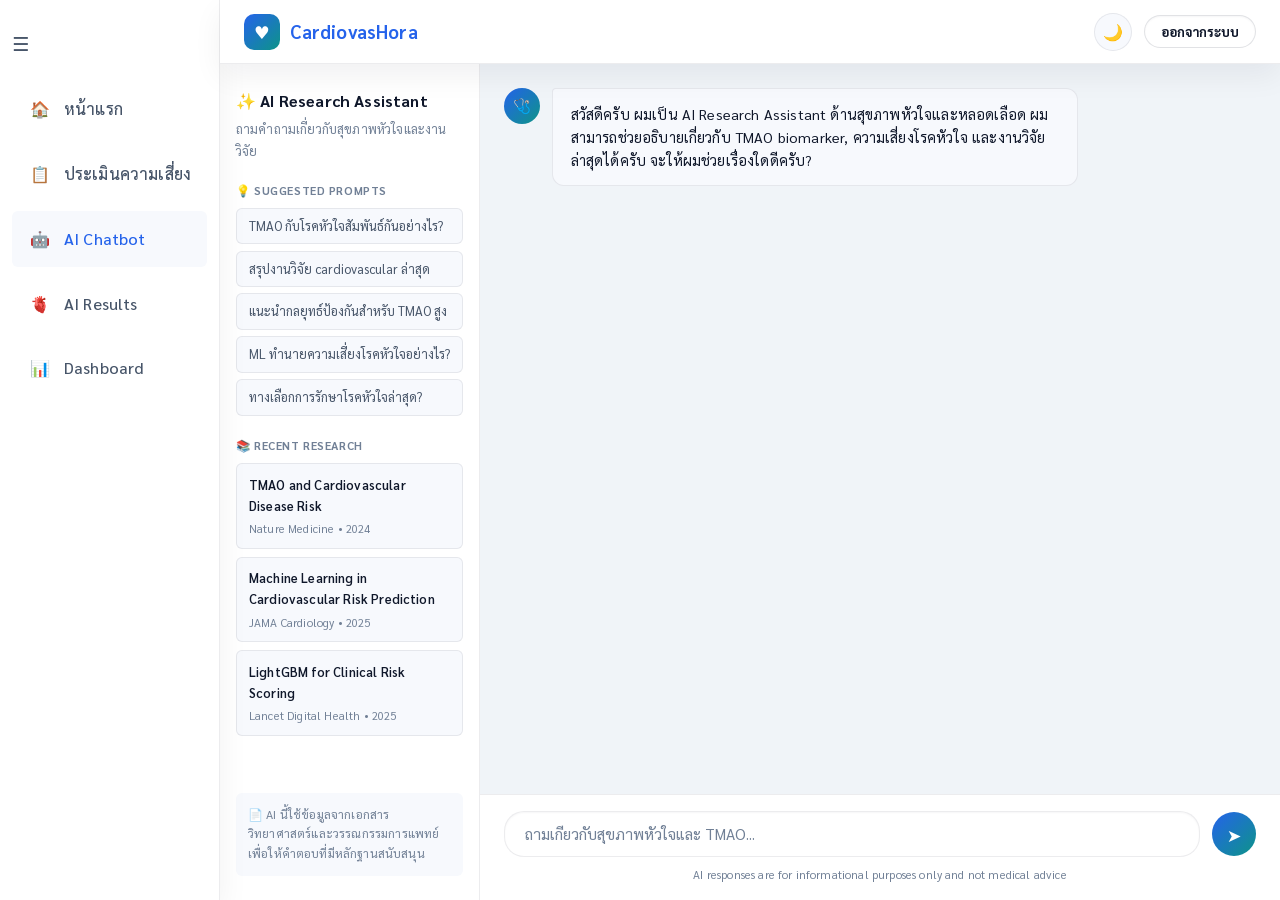
<file: chatbot.html>
﻿<!doctype html>
<html lang="th">
<head>
  <meta charset="utf-8">
  <meta name="viewport" content="width=device-width, initial-scale=1.0">
  <meta name="description" content="CardiovasHora — AI-Powered Cardiovascular Risk Prediction สำหรับแพทย์">
  <title>CardiovasHora | Chatbot</title>
  <link rel="preconnect" href="https://fonts.googleapis.com">
  <link rel="preconnect" href="https://fonts.gstatic.com" crossorigin>
  <link href="https://fonts.googleapis.com/css2?family=Sarabun:wght@300;400;500;600;700;800;900&display=swap" rel="stylesheet">
  <link rel="stylesheet" href="css/global.css">
  <link rel="stylesheet" href="css/chatbot.css">
  <script>window.APP_ROOT = './';</script>
</head>
<body class="sidebar-visible" data-page="chatbot">
  <div data-navbar-slot></div>

  <section id="page-chatbot" class="page" aria-label="AI Research Chatbot">
    <div class="chat-layout">
      <aside class="chat-sidebar" aria-label="Chat suggestions">
        <div>
          <div class="chat-sidebar-title">✨ AI Research Assistant</div>
          <p style="font-size:0.8rem;color:var(--text-muted);margin-top:0.25rem">ถามคำถามเกี่ยวกับสุขภาพหัวใจและงานวิจัย</p>
        </div>

        <div>
          <p class="sidebar-section-label">💡 Suggested Prompts</p>
          <div style="display:flex;flex-direction:column;gap:0.4rem">
            <button class="prompt-chip" type="button">TMAO กับโรคหัวใจสัมพันธ์กันอย่างไร?</button>
            <button class="prompt-chip" type="button">สรุปงานวิจัย cardiovascular ล่าสุด</button>
            <button class="prompt-chip" type="button">แนะนำกลยุทธ์ป้องกันสำหรับ TMAO สูง</button>
            <button class="prompt-chip" type="button">ML ทำนายความเสี่ยงโรคหัวใจอย่างไร?</button>
            <button class="prompt-chip" type="button">ทางเลือกการรักษาโรคหัวใจล่าสุด?</button>
          </div>
        </div>

        <div>
          <p class="sidebar-section-label">📚 Recent Research</p>
          <div class="research-item">
            <div class="research-item-title">TMAO and Cardiovascular Disease Risk</div>
            <div class="research-item-meta">Nature Medicine • 2024</div>
          </div>
          <div class="research-item">
            <div class="research-item-title">Machine Learning in Cardiovascular Risk Prediction</div>
            <div class="research-item-meta">JAMA Cardiology • 2025</div>
          </div>
          <div class="research-item">
            <div class="research-item-title">LightGBM for Clinical Risk Scoring</div>
            <div class="research-item-meta">Lancet Digital Health • 2025</div>
          </div>
        </div>

        <div style="margin-top:auto;padding:0.75rem;background:var(--bg-elevated);border-radius:var(--radius-sm);font-size:0.75rem;color:var(--text-muted)">
          📄 AI นี้ใช้ข้อมูลจากเอกสารวิทยาศาสตร์และวรรณกรรมการแพทย์เพื่อให้คำตอบที่มีหลักฐานสนับสนุน
        </div>
      </aside>

      <div class="chat-main">
        <div class="chat-messages" id="chat-messages" role="log" aria-label="Chat messages" aria-live="polite"></div>
        <div class="chat-input-area">
          <div class="chat-input-row">
            <input type="text" id="chat-input" placeholder="ถามเกี่ยวกับสุขภาพหัวใจและ TMAO..." aria-label="Type your message" autocomplete="off">
            <button class="chat-send-btn" id="chat-send" aria-label="Send message" type="button">➤</button>
          </div>
          <p class="chat-disclaimer">AI responses are for informational purposes only and not medical advice</p>
        </div>
      </div>
    </div>
  </section>

  <script src="js/api/api.js"></script>
  <script src="js/common/router.js"></script>
  <script src="js/api/chatbot.js"></script>
  <script src="js/api/auth.js"></script>
  <script src="js/pages/chatbot.js"></script>
</body>
</html>
</file>
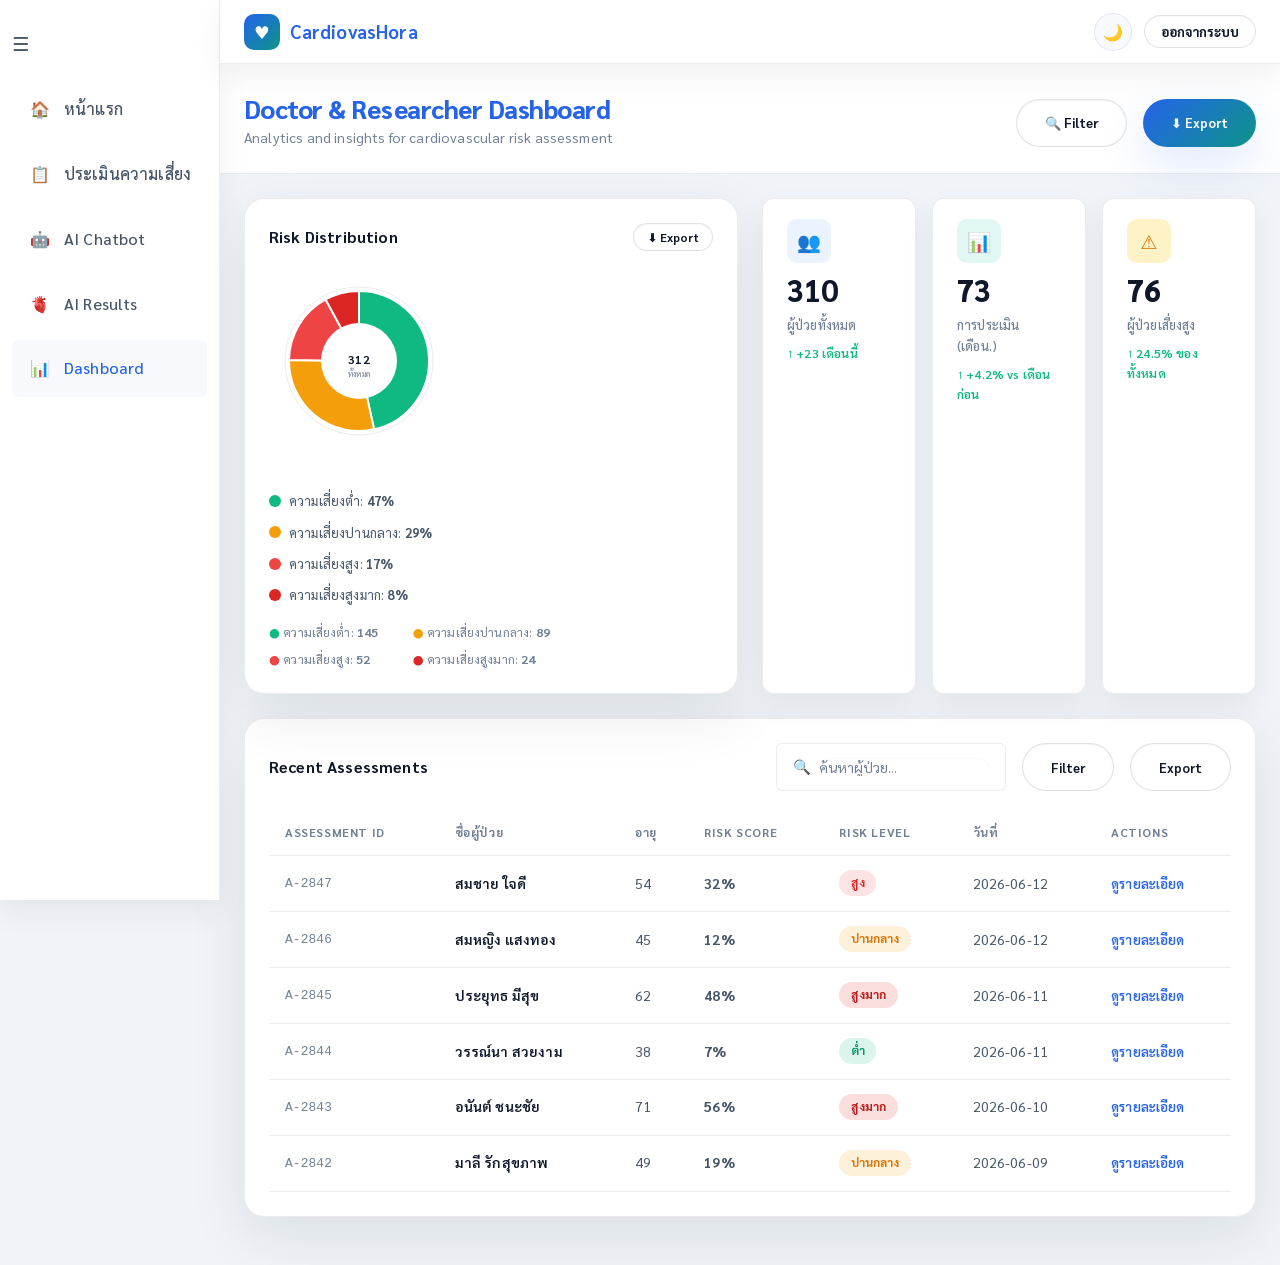
<file: dashboard.html>
﻿<!doctype html>
<html lang="th">
<head>
  <meta charset="utf-8">
  <meta name="viewport" content="width=device-width, initial-scale=1.0">
  <meta name="description" content="CardiovasHora — AI-Powered Cardiovascular Risk Prediction สำหรับแพทย์">
  <title>CardiovasHora | Dashboard</title>
  <link rel="preconnect" href="https://fonts.googleapis.com">
  <link rel="preconnect" href="https://fonts.gstatic.com" crossorigin>
  <link href="https://fonts.googleapis.com/css2?family=Sarabun:wght@300;400;500;600;700;800;900&display=swap" rel="stylesheet">
  <link rel="stylesheet" href="css/global.css">
  <link rel="stylesheet" href="css/dashboard.css">
  <script>window.APP_ROOT = './';</script>
</head>
<body class="sidebar-visible" data-page="dashboard">
  <div data-navbar-slot></div>

  <section id="page-dashboard" class="page" aria-label="Doctor Dashboard">
    <div class="dash-header">
      <div class="container">
        <div class="flex-between">
          <div>
            <h1 class="dash-title">Doctor &amp; Researcher Dashboard</h1>
            <p class="dash-sub">Analytics and insights for cardiovascular risk assessment</p>
          </div>
          <div class="flex gap-2">
            <button class="btn btn-outline" style="font-size:0.82rem" type="button">🔍 Filter</button>
            <button class="btn btn-accent" style="font-size:0.82rem" type="button">⬇️ Export</button>
          </div>
        </div>
      </div>
    </div>

    <div class="dash-content">
      <div class="container">
        <div class="grid-2" style="margin-bottom:1.5rem;align-items:stretch">
          <div class="card">
            <div class="card-header">
              <span class="card-title">Risk Distribution</span>
              <button class="btn btn-outline" style="font-size:0.75rem;padding:0.3rem 0.8rem" type="button">⬇️ Export</button>
            </div>
            <div id="donut-chart" style="flex:1"></div>
          </div>
          <div id="stat-cards" style="display:grid;grid-template-columns:1fr 1fr 1fr;gap:1rem">
            <div class="stat-card skeleton" style="height:150px"></div>
            <div class="stat-card skeleton" style="height:150px"></div>
            <div class="stat-card skeleton" style="height:150px"></div>
          </div>
        </div>

        <div class="card">
          <div class="card-header">
            <span class="card-title">Recent Assessments</span>
            <div class="flex gap-2">
              <div class="search-bar">
                <span class="search-icon">🔍</span>
                <input type="text" id="patient-search" placeholder="ค้นหาผู้ป่วย..." aria-label="Search patients">
              </div>
              <button class="btn btn-outline" style="font-size:0.8rem" type="button">Filter</button>
              <button class="btn btn-outline" style="font-size:0.8rem" type="button">Export</button>
            </div>
          </div>
          <div style="overflow-x:auto">
            <table class="data-table" role="table" aria-label="Recent patient assessments">
              <thead>
                <tr>
                  <th>Assessment ID</th>
                  <th>ชื่อผู้ป่วย</th>
                  <th>อายุ</th>
                  <th>Risk Score</th>
                  <th>Risk Level</th>
                  <th>วันที่</th>
                  <th>Actions</th>
                </tr>
              </thead>
              <tbody id="patient-tbody"></tbody>
            </table>
          </div>
        </div>
      </div>
    </div>
  </section>

  <script src="js/api/api.js"></script>
  <script src="js/common/router.js"></script>
  <script src="js/api/auth.js"></script>
  <script src="js/pages/dashboard.js"></script>
</body>
</html>
</file>
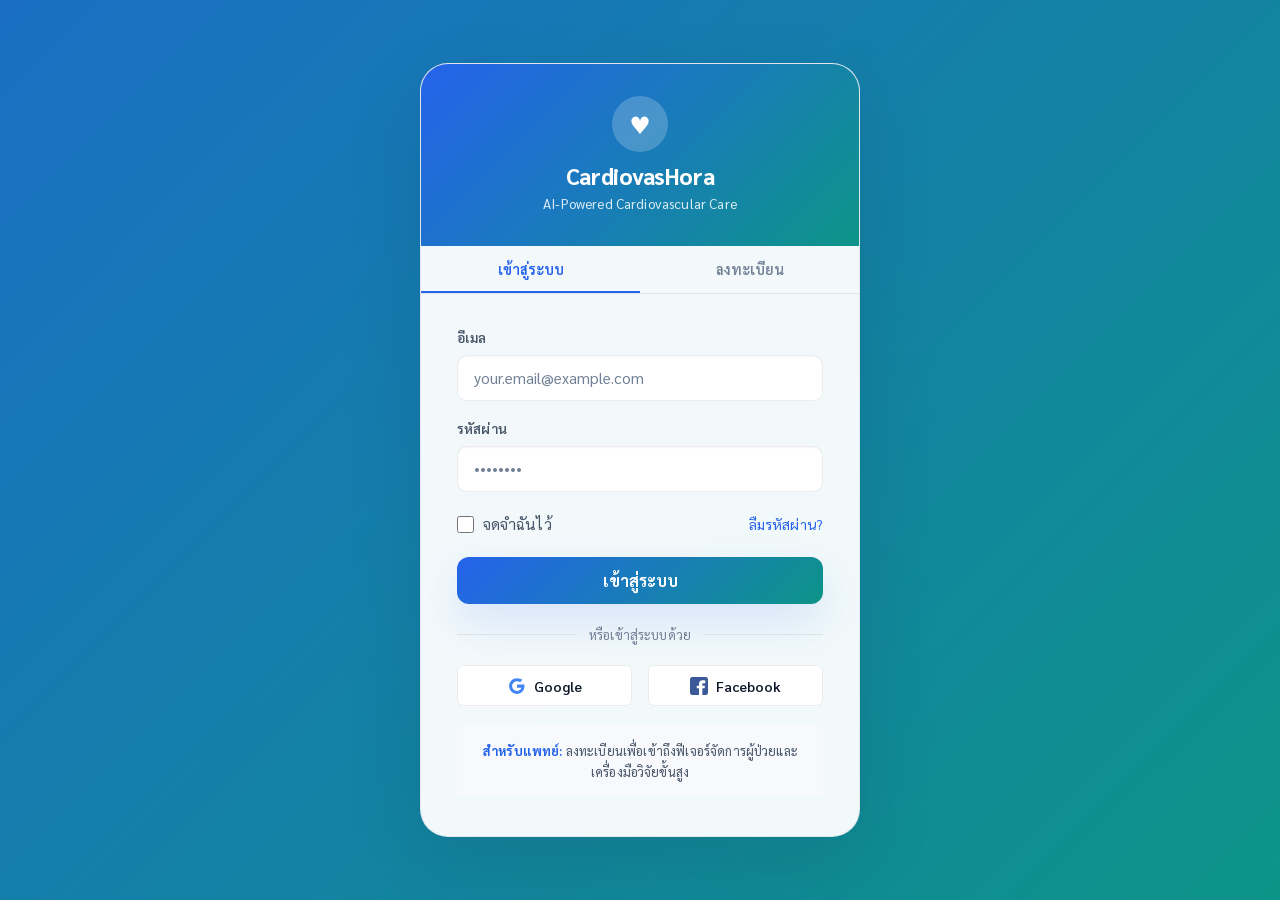
<file: login.html>
﻿<!doctype html>
<html lang="th">
<head>
  <meta charset="utf-8">
  <meta name="viewport" content="width=device-width, initial-scale=1.0">
  <meta name="description" content="CardiovasHora — AI-Powered Cardiovascular Risk Prediction สำหรับแพทย์">
  <title>CardiovasHora | Login</title>
  <link rel="preconnect" href="https://fonts.googleapis.com">
  <link rel="preconnect" href="https://fonts.gstatic.com" crossorigin>
  <link href="https://fonts.googleapis.com/css2?family=Sarabun:wght@300;400;500;600;700;800;900&display=swap" rel="stylesheet">
  <link rel="stylesheet" href="css/global.css">
  <link rel="stylesheet" href="css/login.css">
  <script>window.APP_ROOT = './';</script>
</head>
<body data-page="login">
  <section id="page-login" class="page active" aria-label="Login page">
    <div class="login-page">
      <div class="login-card">
        <div class="login-header">
          <div class="logo-circle">♥</div>
          <h1>CardiovasHora</h1>
          <p>AI-Powered Cardiovascular Care</p>
        </div>

        <div class="login-tabs" role="tablist">
          <button class="login-tab active" role="tab" aria-selected="true" type="button">เข้าสู่ระบบ</button>
          <button class="login-tab" role="tab" aria-selected="false" type="button">ลงทะเบียน</button>
        </div>

        <div class="login-body">
          <form id="login-form" novalidate>
            <div class="form-group" style="margin-bottom:1rem">
              <label class="form-label" for="login-email">อีเมล</label>
              <input type="email" id="login-email" placeholder="your.email@example.com" autocomplete="email">
            </div>
            <div class="form-group" style="margin-bottom:1.25rem">
              <label class="form-label" for="login-password">รหัสผ่าน</label>
              <input type="password" id="login-password" placeholder="••••••••" autocomplete="current-password">
            </div>
            <div class="login-form-meta">
              <label class="remember-label" for="remember-me">
                <input type="checkbox" id="remember-me">
                <span>จดจำฉันไว้</span>
              </label>
              <a href="#" class="link-forgot">ลืมรหัสผ่าน?</a>
            </div>
            <button type="submit" id="login-submit" class="btn btn-accent btn-full btn-lg">
              เข้าสู่ระบบ
            </button>
          </form>

          <div class="or-divider">หรือเข้าสู่ระบบด้วย</div>
          <div class="flex gap-2">
            <button class="social-btn" type="button">
              <svg width="18" height="18" viewBox="0 0 48 48"><path fill="#4285F4" d="M44.5 20H24v8.5h11.8C34.7 33.9 30 37 24 37c-7.2 0-13-5.8-13-13s5.8-13 13-13c3.1 0 5.9 1.1 8.1 2.9l6.4-6.4C34.6 5.1 29.6 3 24 3 12.4 3 3 12.4 3 24s9.4 21 21 21c10.5 0 20-7.5 20-21 0-1.4-.1-2.7-.5-4z"/></svg>
              Google
            </button>
            <button class="social-btn" type="button">
              <svg width="18" height="18" viewBox="0 0 48 48"><path fill="#3b5998" d="M42 0H6C2.7 0 0 2.7 0 6v36c0 3.3 2.7 6 6 6h18V30h-6v-7h6v-5c0-6 3.7-9.3 9-9.3 2.6 0 5.3.5 7.9.9v7.2h-4.4c-2.9 0-3.5 1.4-3.5 3.4V23h7l-1 7h-6v18H42c3.3 0 6-2.7 6-6V6c0-3.3-2.7-6-6-6z"/></svg>
              Facebook
            </button>
          </div>

          <div class="login-info-box">
            <strong>สำหรับแพทย์:</strong> ลงทะเบียนเพื่อเข้าถึงฟีเจอร์จัดการผู้ป่วยและเครื่องมือวิจัยขั้นสูง
          </div>
        </div>
      </div>
    </div>
  </section>

  <script src="js/api/api.js"></script>
  <script src="js/common/router.js"></script>
  <script src="js/api/auth.js"></script>
  <script src="js/pages/login.js"></script>
</body>
</html>
</file>
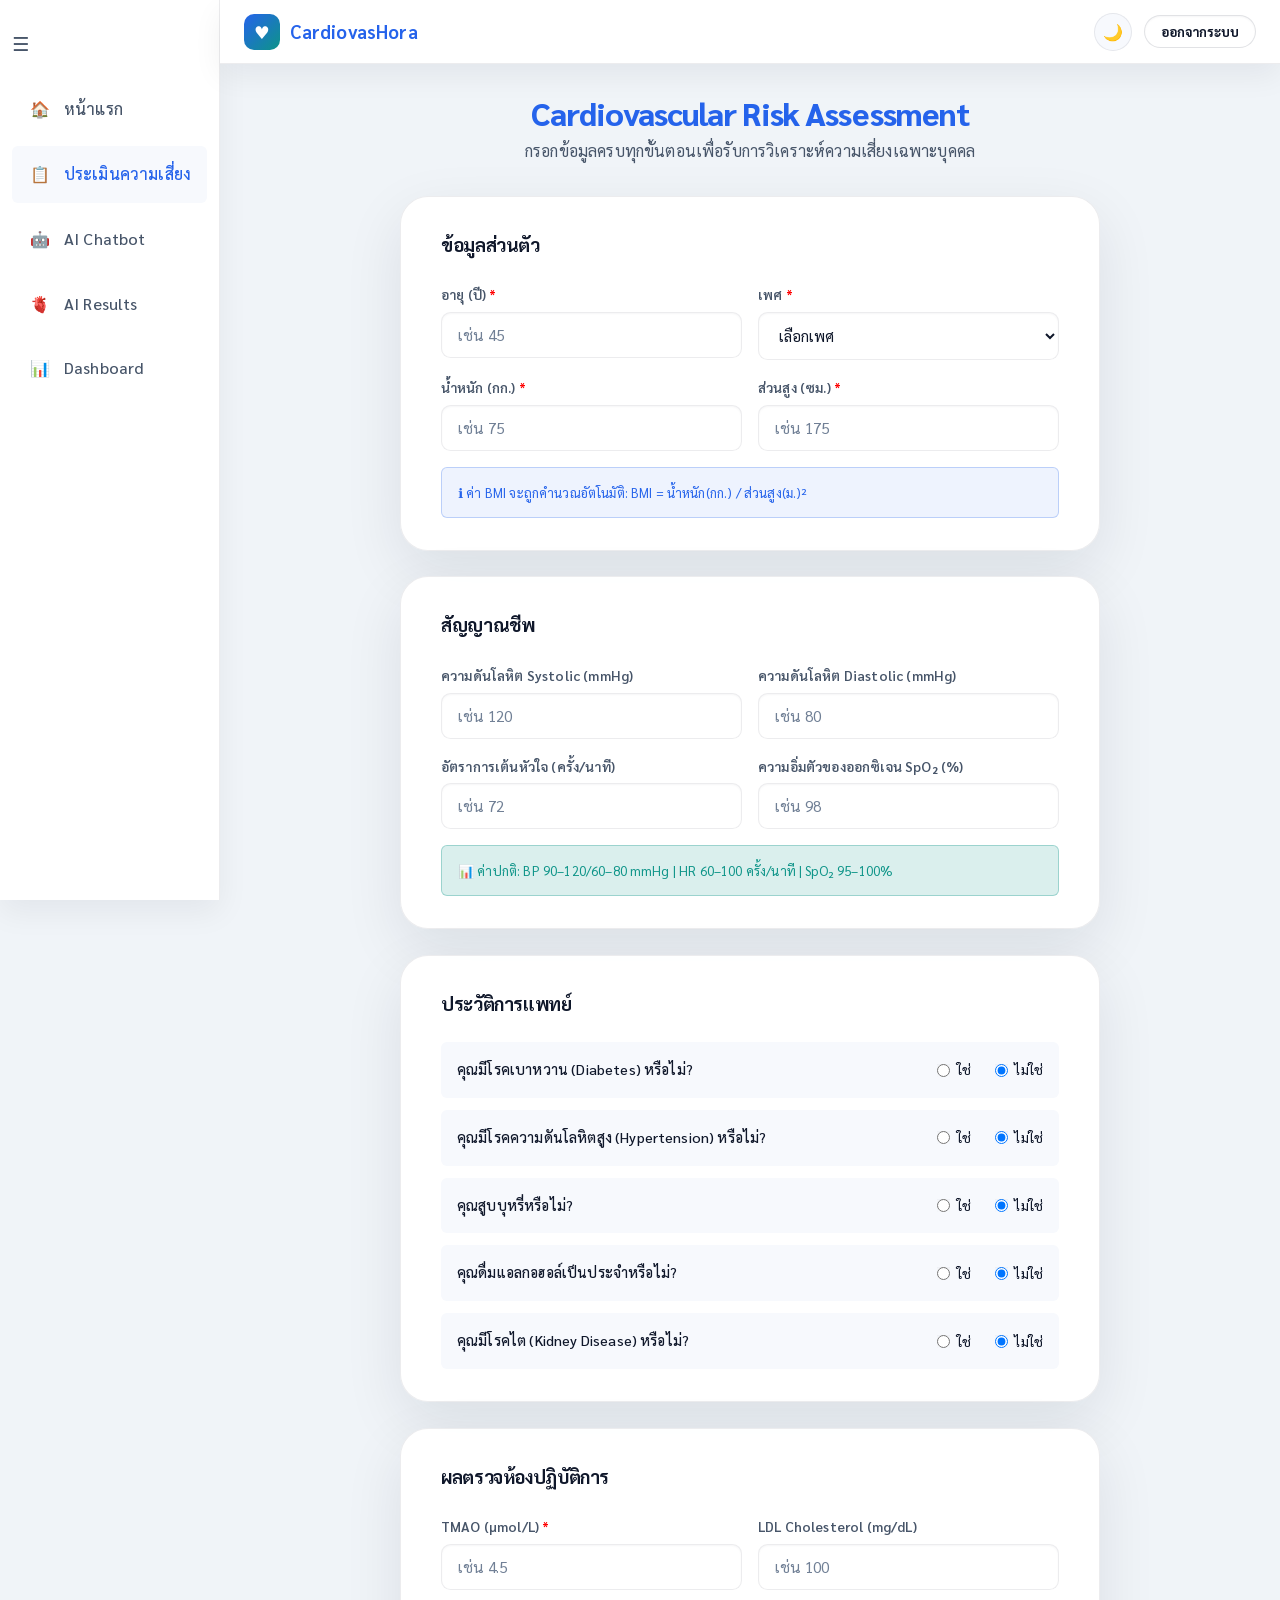
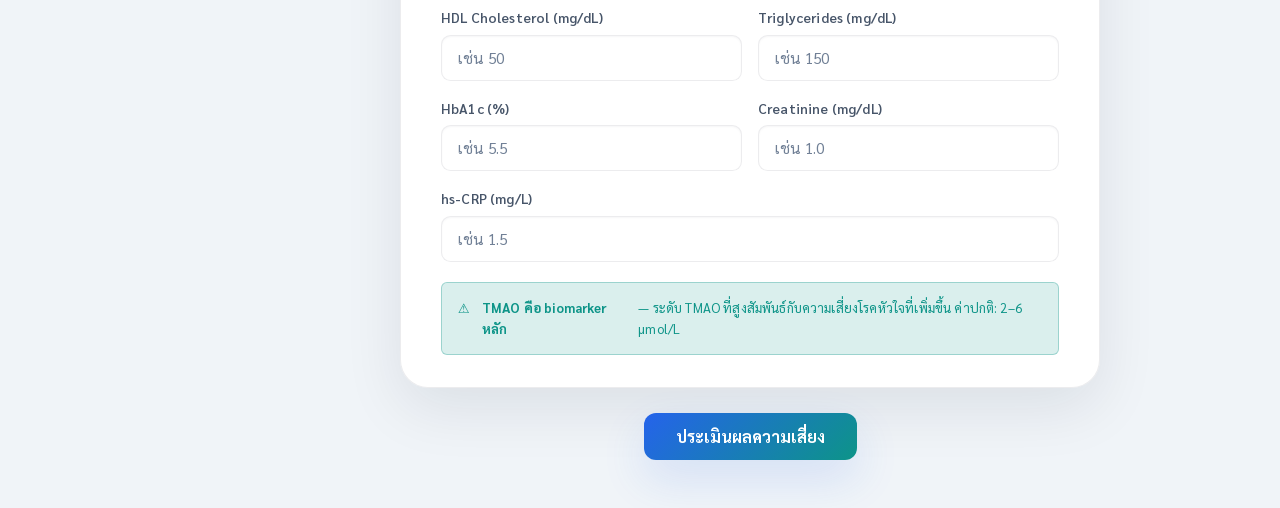
<file: predict.html>
﻿<!doctype html>
<html lang="th">
<head>
  <meta charset="utf-8">
  <meta name="viewport" content="width=device-width, initial-scale=1.0">
  <meta name="description" content="CardiovasHora — AI-Powered Cardiovascular Risk Prediction สำหรับแพทย์">
  <title>CardiovasHora | Assessment</title>
  <link rel="preconnect" href="https://fonts.googleapis.com">
  <link rel="preconnect" href="https://fonts.gstatic.com" crossorigin>
  <link href="https://fonts.googleapis.com/css2?family=Sarabun:wght@300;400;500;600;700;800;900&display=swap" rel="stylesheet">
  <link rel="stylesheet" href="css/global.css">
  <link rel="stylesheet" href="css/predict.css">
  <script>window.APP_ROOT = './';</script>
</head>
<body class="sidebar-visible" data-page="assessment">
  <div data-navbar-slot></div>

  <section id="page-assessment" class="page" aria-label="Risk Assessment Form">
    <div class="form-page">
      <div class="container">
        <h1 class="form-page-title">Cardiovascular Risk Assessment</h1>
        <p class="form-page-sub">กรอกข้อมูลครบทุกขั้นตอนเพื่อรับการวิเคราะห์ความเสี่ยงเฉพาะบุคคล</p>

        <div class="form-card form-step" id="step-personal">
          <h2 style="font-size:1.15rem;font-weight:700;margin-bottom:1.5rem">ข้อมูลส่วนตัว</h2>
          <div class="form-row">
            <div class="form-group">
              <label class="form-label" for="p-age">อายุ (ปี) <span style="color:red">*</span></label>
              <input type="number" id="p-age" placeholder="เช่น 45" min="18" max="120">
            </div>
            <div class="form-group">
              <label class="form-label" for="p-sex">เพศ <span style="color:red">*</span></label>
              <select id="p-sex">
                <option value="">เลือกเพศ</option>
                <option value="male">ชาย</option>
                <option value="female">หญิง</option>
              </select>
            </div>
          </div>
          <div class="form-row" style="margin-top:1rem">
            <div class="form-group">
              <label class="form-label" for="p-weight">น้ำหนัก (กก.) <span style="color:red">*</span></label>
              <input type="number" id="p-weight" placeholder="เช่น 75" min="20" max="300" step="0.1">
            </div>
            <div class="form-group">
              <label class="form-label" for="p-height">ส่วนสูง (ซม.) <span style="color:red">*</span></label>
              <input type="number" id="p-height" placeholder="เช่น 175" min="100" max="250">
            </div>
          </div>
          <div class="info-banner blue" style="margin-top:1rem">
            ℹ️ ค่า BMI จะถูกคำนวณอัตโนมัติ: BMI = น้ำหนัก(กก.) / ส่วนสูง(ม.)²
            <span id="bmi-display" style="font-weight:700;margin-left:0.5rem"></span>
          </div>
        </div>

        <div class="form-card form-step" id="step-vitals">
          <h2 style="font-size:1.15rem;font-weight:700;margin-bottom:1.5rem">สัญญาณชีพ</h2>
          <div class="form-row">
            <div class="form-group">
              <label class="form-label" for="v-sbp">ความดันโลหิต Systolic (mmHg)</label>
              <input type="number" id="v-sbp" placeholder="เช่น 120" min="60" max="300">
            </div>
            <div class="form-group">
              <label class="form-label" for="v-dbp">ความดันโลหิต Diastolic (mmHg)</label>
              <input type="number" id="v-dbp" placeholder="เช่น 80" min="40" max="200">
            </div>
          </div>
          <div class="form-row" style="margin-top:1rem">
            <div class="form-group">
              <label class="form-label" for="v-hr">อัตราการเต้นหัวใจ (ครั้ง/นาที)</label>
              <input type="number" id="v-hr" placeholder="เช่น 72" min="30" max="250">
            </div>
            <div class="form-group">
              <label class="form-label" for="v-spo2">ความอิ่มตัวของออกซิเจน SpO₂ (%)</label>
              <input type="number" id="v-spo2" placeholder="เช่น 98" min="50" max="100" step="0.1">
            </div>
          </div>
          <div class="info-banner accent" style="margin-top:1rem">
            📊 ค่าปกติ: BP 90–120/60–80 mmHg | HR 60–100 ครั้ง/นาที | SpO₂ 95–100%
          </div>
        </div>

        <div class="form-card form-step" id="step-history">
          <h2 style="font-size:1.15rem;font-weight:700;margin-bottom:1.5rem">ประวัติการแพทย์</h2>
          <div id="history-questions" style="display:flex;flex-direction:column;gap:0.75rem">
            <div style="display:flex;align-items:center;justify-content:space-between;padding:1rem;background:var(--bg-elevated);border-radius:var(--radius-sm)">
              <span style="font-size:0.9rem;font-weight:500">คุณมีโรคเบาหวาน (Diabetes) หรือไม่?</span>
              <div style="display:flex;gap:1.5rem">
                <label style="display:flex;align-items:center;gap:0.4rem;cursor:pointer;font-size:0.88rem">
                  <input type="radio" name="h-dm" id="h-dm" value="yes"> ใช่
                </label>
                <label style="display:flex;align-items:center;gap:0.4rem;cursor:pointer;font-size:0.88rem">
                  <input type="radio" name="h-dm" value="no" checked> ไม่ใช่
                </label>
              </div>
            </div>
            <div style="display:flex;align-items:center;justify-content:space-between;padding:1rem;background:var(--bg-elevated);border-radius:var(--radius-sm)">
              <span style="font-size:0.9rem;font-weight:500">คุณมีโรคความดันโลหิตสูง (Hypertension) หรือไม่?</span>
              <div style="display:flex;gap:1.5rem">
                <label style="display:flex;align-items:center;gap:0.4rem;cursor:pointer;font-size:0.88rem">
                  <input type="radio" name="h-ht" id="h-ht" value="yes"> ใช่
                </label>
                <label style="display:flex;align-items:center;gap:0.4rem;cursor:pointer;font-size:0.88rem">
                  <input type="radio" name="h-ht" value="no" checked> ไม่ใช่
                </label>
              </div>
            </div>
            <div style="display:flex;align-items:center;justify-content:space-between;padding:1rem;background:var(--bg-elevated);border-radius:var(--radius-sm)">
              <span style="font-size:0.9rem;font-weight:500">คุณสูบบุหรี่หรือไม่?</span>
              <div style="display:flex;gap:1.5rem">
                <label style="display:flex;align-items:center;gap:0.4rem;cursor:pointer;font-size:0.88rem">
                  <input type="radio" name="h-smoke" id="h-smoke" value="yes"> ใช่
                </label>
                <label style="display:flex;align-items:center;gap:0.4rem;cursor:pointer;font-size:0.88rem">
                  <input type="radio" name="h-smoke" value="no" checked> ไม่ใช่
                </label>
              </div>
            </div>
            <div style="display:flex;align-items:center;justify-content:space-between;padding:1rem;background:var(--bg-elevated);border-radius:var(--radius-sm)">
              <span style="font-size:0.9rem;font-weight:500">คุณดื่มแอลกอฮอล์เป็นประจำหรือไม่?</span>
              <div style="display:flex;gap:1.5rem">
                <label style="display:flex;align-items:center;gap:0.4rem;cursor:pointer;font-size:0.88rem">
                  <input type="radio" name="h-alc" id="h-alc" value="yes"> ใช่
                </label>
                <label style="display:flex;align-items:center;gap:0.4rem;cursor:pointer;font-size:0.88rem">
                  <input type="radio" name="h-alc" value="no" checked> ไม่ใช่
                </label>
              </div>
            </div>
            <div style="display:flex;align-items:center;justify-content:space-between;padding:1rem;background:var(--bg-elevated);border-radius:var(--radius-sm)">
              <span style="font-size:0.9rem;font-weight:500">คุณมีโรคไต (Kidney Disease) หรือไม่?</span>
              <div style="display:flex;gap:1.5rem">
                <label style="display:flex;align-items:center;gap:0.4rem;cursor:pointer;font-size:0.88rem">
                  <input type="radio" name="h-ckd" id="h-ckd" value="yes"> ใช่
                </label>
                <label style="display:flex;align-items:center;gap:0.4rem;cursor:pointer;font-size:0.88rem">
                  <input type="radio" name="h-ckd" value="no" checked> ไม่ใช่
                </label>
              </div>
            </div>
          </div>
        </div>

        <div class="form-card form-step" id="step-lab">
          <div style="display:flex;align-items:center;justify-content:space-between;margin-bottom:1.5rem">
            <h2 style="font-size:1.15rem;font-weight:700">ผลตรวจห้องปฏิบัติการ</h2>
          </div>
          <div class="form-row">
            <div class="form-group">
              <label class="form-label" for="l-tmao">TMAO (μmol/L) <span style="color:red">*</span></label>
              <input type="number" id="l-tmao" placeholder="เช่น 4.5" min="0" max="100" step="0.1">
            </div>
            <div class="form-group">
              <label class="form-label" for="l-ldl">LDL Cholesterol (mg/dL)</label>
              <input type="number" id="l-ldl" placeholder="เช่น 100" min="0">
            </div>
          </div>
          <div class="form-row" style="margin-top:1rem">
            <div class="form-group">
              <label class="form-label" for="l-hdl">HDL Cholesterol (mg/dL)</label>
              <input type="number" id="l-hdl" placeholder="เช่น 50" min="0">
            </div>
            <div class="form-group">
              <label class="form-label" for="l-tg">Triglycerides (mg/dL)</label>
              <input type="number" id="l-tg" placeholder="เช่น 150" min="0">
            </div>
          </div>
          <div class="form-row" style="margin-top:1rem">
            <div class="form-group">
              <label class="form-label" for="l-hba1c">HbA1c (%)</label>
              <input type="number" id="l-hba1c" placeholder="เช่น 5.5" min="0" max="20" step="0.1">
            </div>
            <div class="form-group">
              <label class="form-label" for="l-creat">Creatinine (mg/dL)</label>
              <input type="number" id="l-creat" placeholder="เช่น 1.0" min="0" step="0.01">
            </div>
          </div>
          <div class="form-group" style="margin-top:1rem">
            <label class="form-label" for="l-hscrp">hs-CRP (mg/L)</label>
            <input type="number" id="l-hscrp" placeholder="เช่น 1.5" min="0" step="0.1">
          </div>
          <div class="info-banner accent" style="margin-top:1.25rem">
            ⚠️ <strong>TMAO คือ biomarker หลัก</strong> — ระดับ TMAO ที่สูงสัมพันธ์กับความเสี่ยงโรคหัวใจที่เพิ่มขึ้น ค่าปกติ: 2–6 μmol/L
          </div>
        </div>

        <div class="form-nav-btns" style="max-width:700px;margin:1.5rem auto 0;justify-content:center;">
          <button class="btn btn-accent btn-lg" id="assessment-submit" type="button">
            ประเมินผลความเสี่ยง
          </button>
        </div>
      </div>
    </div>
  </section>

  <script src="js/api/api.js"></script>
  <script src="js/common/router.js"></script>
  <script src="js/api/auth.js"></script>
  <script src="js/services/assessment.js"></script>
  <script src="js/pages/predict.js"></script>
</body>
</html>
</file>
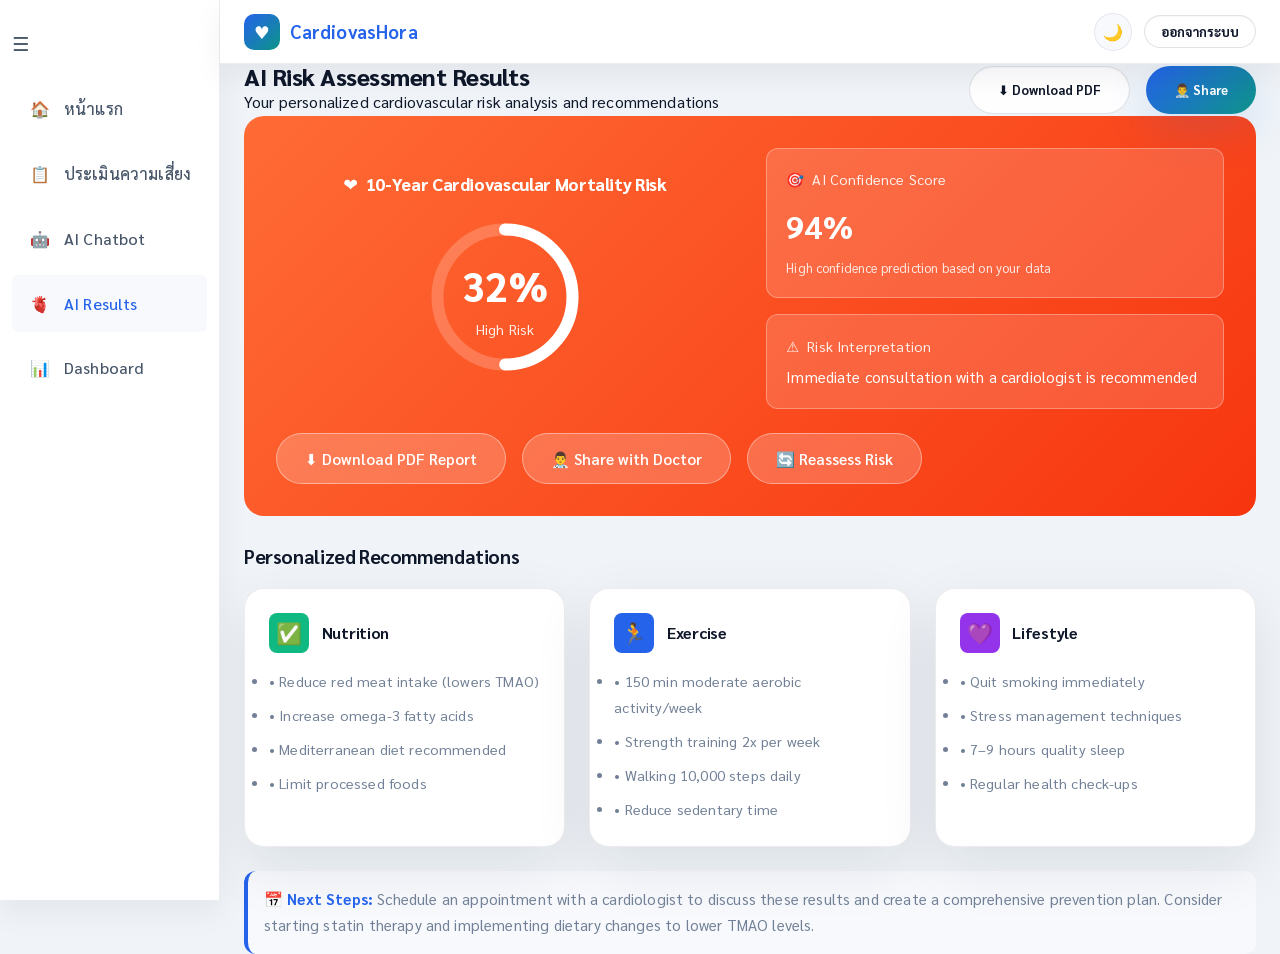
<file: result.html>
﻿<!doctype html>
<html lang="th">
<head>
  <meta charset="utf-8">
  <meta name="viewport" content="width=device-width, initial-scale=1.0">
  <meta name="description" content="CardiovasHora — AI-Powered Cardiovascular Risk Prediction สำหรับแพทย์">
  <title>CardiovasHora | Results</title>
  <link rel="preconnect" href="https://fonts.googleapis.com">
  <link rel="preconnect" href="https://fonts.gstatic.com" crossorigin>
  <link href="https://fonts.googleapis.com/css2?family=Sarabun:wght@300;400;500;600;700;800;900&display=swap" rel="stylesheet">
  <link rel="stylesheet" href="css/global.css">
  <link rel="stylesheet" href="css/result.css">
  <script>window.APP_ROOT = './';</script>
</head>
<body class="sidebar-visible" data-page="results">
  <div data-navbar-slot></div>

  <section id="page-results" class="page" aria-label="AI Risk Assessment Results">
    <div class="dash-header">
      <div class="container">
        <div class="flex-between">
          <div>
            <h1 class="dash-title">AI Risk Assessment Results</h1>
            <p class="dash-sub">Your personalized cardiovascular risk analysis and recommendations</p>
          </div>
          <div class="flex gap-2">
            <button class="btn btn-outline" style="font-size:0.82rem" type="button">⬇️ Download PDF</button>
            <button class="btn btn-accent" style="font-size:0.82rem" type="button">👨‍⚕️ Share</button>
          </div>
        </div>
      </div>
    </div>

    <div class="dash-content">
      <div class="container">
        <div style="background:linear-gradient(135deg,#FF6B35 0%,#F7350F 100%);border-radius:var(--radius-lg);padding:2rem;color:white;margin-bottom:1.5rem">
          <div style="display:grid;grid-template-columns:1fr 1fr;gap:2rem;align-items:center">
            <div style="display:flex;flex-direction:column;align-items:center;justify-content:center">
              <h3 style="display:flex;align-items:center;gap:0.5rem;margin-bottom:1.5rem;font-size:1.1rem">
                <span>❤️</span> 10-Year Cardiovascular Mortality Risk
              </h3>
              <div style="position:relative;width:150px;height:150px;margin-bottom:1rem">
                <svg viewBox="0 0 100 100" style="width:100%;height:100%;transform:rotate(-90deg)">
                  <circle cx="50" cy="50" r="45" fill="none" stroke="rgba(255,255,255,0.2)" stroke-width="8"/>
                  <circle cx="50" cy="50" r="45" fill="none" stroke="white" stroke-width="8" stroke-dasharray="141 314" stroke-linecap="round"/>
                </svg>
                <div style="position:absolute;inset:0;display:flex;flex-direction:column;align-items:center;justify-content:center">
                  <div style="font-size:2.5rem;font-weight:800">32%</div>
                  <div style="font-size:0.9rem;opacity:0.9">High Risk</div>
                </div>
              </div>
            </div>

            <div style="display:flex;flex-direction:column;gap:1rem">
              <div style="background:rgba(255,255,255,0.15);border:1px solid rgba(255,255,255,0.3);border-radius:var(--radius-md);padding:1.2rem">
                <div style="display:flex;align-items:center;gap:0.5rem;margin-bottom:0.5rem;font-size:0.9rem;opacity:0.9">
                  <span>🎯</span> AI Confidence Score
                </div>
                <div style="font-size:2rem;font-weight:700">94%</div>
                <div style="font-size:0.8rem;opacity:0.85;margin-top:0.3rem">High confidence prediction based on your data</div>
              </div>
              <div style="background:rgba(255,255,255,0.15);border:1px solid rgba(255,255,255,0.3);border-radius:var(--radius-md);padding:1.2rem">
                <div style="display:flex;align-items:center;gap:0.5rem;margin-bottom:0.5rem;font-size:0.9rem;opacity:0.9">
                  <span>⚠️</span> Risk Interpretation
                </div>
                <div style="font-size:0.95rem;line-height:1.5">Immediate consultation with a cardiologist is recommended</div>
              </div>
            </div>
          </div>

          <div style="display:flex;gap:1rem;margin-top:1.5rem;flex-wrap:wrap">
            <button class="btn" style="background:rgba(255,255,255,0.2);color:white;border:1px solid rgba(255,255,255,0.4);font-weight:600" type="button">
              ⬇️ Download PDF Report
            </button>
            <button class="btn" style="background:rgba(255,255,255,0.2);color:white;border:1px solid rgba(255,255,255,0.4);font-weight:600" type="button">
              👨‍⚕️ Share with Doctor
            </button>
            <button class="btn" style="background:rgba(255,255,255,0.2);color:white;border:1px solid rgba(255,255,255,0.4);font-weight:600" data-page="assessment" type="button">
              🔄 Reassess Risk
            </button>
          </div>
        </div>

        <h3 style="font-size:1.2rem;font-weight:700;margin-bottom:1rem">Personalized Recommendations</h3>
        <div style="display:grid;grid-template-columns:repeat(3,1fr);gap:1.5rem;margin-bottom:1.5rem">
          <div class="card">
            <div style="display:flex;align-items:center;gap:0.8rem;margin-bottom:1rem">
              <div style="width:40px;height:40px;background:#10B981;border-radius:8px;display:flex;align-items:center;justify-content:center;font-size:1.3rem">✅</div>
              <h4 style="font-weight:700;font-size:1rem">Nutrition</h4>
            </div>
            <ul style="font-size:0.9rem;line-height:1.8;color:var(--text-muted)">
              <li style="margin-bottom:0.5rem">• Reduce red meat intake (lowers TMAO)</li>
              <li style="margin-bottom:0.5rem">• Increase omega-3 fatty acids</li>
              <li style="margin-bottom:0.5rem">• Mediterranean diet recommended</li>
              <li>• Limit processed foods</li>
            </ul>
          </div>

          <div class="card">
            <div style="display:flex;align-items:center;gap:0.8rem;margin-bottom:1rem">
              <div style="width:40px;height:40px;background:#2563EB;border-radius:8px;display:flex;align-items:center;justify-content:center;font-size:1.3rem">🏃</div>
              <h4 style="font-weight:700;font-size:1rem">Exercise</h4>
            </div>
            <ul style="font-size:0.9rem;line-height:1.8;color:var(--text-muted)">
              <li style="margin-bottom:0.5rem">• 150 min moderate aerobic activity/week</li>
              <li style="margin-bottom:0.5rem">• Strength training 2x per week</li>
              <li style="margin-bottom:0.5rem">• Walking 10,000 steps daily</li>
              <li>• Reduce sedentary time</li>
            </ul>
          </div>

          <div class="card">
            <div style="display:flex;align-items:center;gap:0.8rem;margin-bottom:1rem">
              <div style="width:40px;height:40px;background:#9333EA;border-radius:8px;display:flex;align-items:center;justify-content:center;font-size:1.3rem">💜</div>
              <h4 style="font-weight:700;font-size:1rem">Lifestyle</h4>
            </div>
            <ul style="font-size:0.9rem;line-height:1.8;color:var(--text-muted)">
              <li style="margin-bottom:0.5rem">• Quit smoking immediately</li>
              <li style="margin-bottom:0.5rem">• Stress management techniques</li>
              <li style="margin-bottom:0.5rem">• 7–9 hours quality sleep</li>
              <li>• Regular health check-ups</li>
            </ul>
          </div>
        </div>

        <div style="background:var(--bg-elevated);border-left:4px solid var(--color-primary);border-radius:var(--radius-md);padding:1rem;font-size:0.95rem">
          <strong style="color:var(--color-primary)">📅 Next Steps:</strong> <span style="color:var(--text-muted)">Schedule an appointment with a cardiologist to discuss these results and create a comprehensive prevention plan. Consider starting statin therapy and implementing dietary changes to lower TMAO levels.</span>
        </div>
      </div>
    </div>
  </section>

  <script src="js/api/api.js"></script>
  <script src="js/common/router.js"></script>
  <script src="js/api/auth.js"></script>
  <script src="js/pages/result.js"></script>
</body>
</html>
</file>
<file: css/global.css>
﻿/* ============================================================
   CardiovasHora — styles.css
   Design tokens, base, layout, components, dark mode, responsive
   ============================================================ */

/* ── 1. DESIGN TOKENS (CSS Custom Properties) ─────────────── */
:root {
  /* Brand palette */
  --color-primary:       #2563EB;   /* Cobalt blue */
  --color-primary-dark:  #1D4ED8;
  --color-accent:        #0D9488;   /* Teal */
  --color-accent-light:  #14B8A6;
  --color-accent-glow:   rgba(13, 148, 136, 0.15);

  /* Gradient hero */
  --gradient-hero: linear-gradient(135deg, #1a6fc4 0%, #0d9488 100%);
  --gradient-card: linear-gradient(135deg, #2563EB 0%, #0D9488 100%);

  /* Risk colours */
  --risk-low:       #10B981;
  --risk-moderate:  #F59E0B;
  --risk-high:      #EF4444;
  --risk-veryhigh:  #DC2626;

  /* Neutral scale — Light mode */
  --bg-base:        #F0F4F8;
  --bg-surface:     #FFFFFF;
  --bg-elevated:    #F7F9FD;
  --bg-nav:         #FFFFFF;
  --border:         rgba(15,23,42,.08);
  --text-primary:   #0F172A;
  --text-secondary: #475569;
  --text-muted:     #718096;
  --shadow-sm:      0 12px 30px rgba(15,23,42,.06);
  --shadow-md:      0 20px 60px rgba(15,23,42,.09);
  --shadow-lg:      0 30px 90px rgba(15,23,42,.12);
  --surface-glow:   rgba(37,99,235,.08);

  /* Typography */
  --font-display: 'Sarabun', 'Inter', 'Segoe UI', system-ui, sans-serif;
  --font-body:    'Sarabun', 'Inter', 'Segoe UI', system-ui, sans-serif;
  --font-mono:    'JetBrains Mono', 'Fira Code', monospace;

  /* Spacing */
  --radius-sm:  6px;
  --radius-md:  12px;
  --radius-lg:  20px;
  --radius-xl:  28px;

  /* Transitions */
  --transition: 0.2s ease;
}

/* ── Dark Mode tokens ─────────────────────────────────────── */
[data-theme="dark"] {
  --bg-base:        #070B16;
  --bg-surface:     rgba(15,23,42,.96);
  --bg-elevated:    rgba(8,18,35,.96);
  --bg-nav:         rgba(10,18,36,.98);
  --border:         rgba(255,255,255,.08);
  --text-primary:   #F8FAFC;
  --text-secondary: #CBD5E1;
  --text-muted:     #94A3B8;
  --shadow-sm:      0 10px 28px rgba(0,0,0,.35);
  --shadow-md:      0 18px 50px rgba(0,0,0,.45);
  --shadow-lg:      0 30px 90px rgba(0,0,0,.55);
}

[data-theme="dark"] .login-page {
  background: linear-gradient(180deg, rgba(7,11,22,.95) 0%, rgba(10,18,36,.96) 50%, rgba(7,11,22,.98) 100%);
}

[data-theme="dark"] .login-header {
  background: linear-gradient(135deg, rgba(37,99,235,.96) 0%, rgba(13,148,136,.92) 100%);
}

[data-theme="dark"] input,
[data-theme="dark"] select,
[data-theme="dark"] textarea {
  background: rgba(255,255,255,.05);
  border-color: rgba(255,255,255,.1);
  color: var(--text-primary);
  box-shadow: inset 0 1px 2px rgba(255,255,255,.05);
}

[data-theme="dark"] input:focus,
[data-theme="dark"] select:focus,
[data-theme="dark"] textarea:focus {
  border-color: rgba(37,99,235,.6);
  box-shadow: 0 0 0 3px rgba(37,99,235,.18);
}

[data-theme="dark"] .btn-outline {
  background: rgba(255,255,255,.04);
  border-color: rgba(255,255,255,.12);
  color: var(--text-primary);
}

/* ── 2. RESET & BASE ──────────────────────────────────────── */
*, *::before, *::after { box-sizing: border-box; margin: 0; padding: 0; }

html { scroll-behavior: smooth; font-size: 16px; color-scheme: light; }

body {
  font-family: var(--font-body);
  font-weight: 400;
  letter-spacing: 0.01em;
  background: var(--bg-base);
  color: var(--text-primary);
  line-height: 1.65;
  transition: background var(--transition), color var(--transition);
  min-height: 100vh;
  text-rendering: optimizeLegibility;
  -webkit-font-smoothing: antialiased;
  -moz-osx-font-smoothing: grayscale;
}

[data-theme="dark"] html { color-scheme: dark; }

[data-theme="dark"] body {
  background: radial-gradient(circle at top left, rgba(37,99,235,.14), transparent 22%),
              radial-gradient(circle at bottom right, rgba(16,185,129,.1), transparent 20%),
              var(--bg-base);
}

img { max-width: 100%; display: block; }
a { color: inherit; text-decoration: none; }
button { cursor: pointer; font-family: inherit; border: none; outline: none; }
input, select, textarea {
  font-family: inherit;
  color: var(--text-primary);
  background: rgba(255,255,255,.92);
  border: 1px solid var(--border);
  border-radius: calc(var(--radius-md) * 0.8);
  padding: 0.75rem 1rem;
  width: 100%;
  font-size: 0.96rem;
  transition: border-color var(--transition), box-shadow var(--transition), transform var(--transition);
  outline: none;
  box-shadow: inset 0 1px 2px rgba(15,23,42,.04);
  backdrop-filter: blur(10px);
}
input:focus, select:focus, textarea:focus {
  border-color: var(--color-accent);
  box-shadow: 0 10px 30px rgba(13,148,136,.18);
}
input::placeholder { color: var(--text-muted); }

h1, h2, h3, h4, h5, h6 {
  font-family: var(--font-display);
  letter-spacing: -0.02em;
  margin: 0;
}

h1 { font-weight: 900; line-height: 1.05; }
h2, h3, h4 { font-weight: 800; }

/* ── 3. LAYOUT UTILITIES ──────────────────────────────────── */
.container { max-width: 1200px; margin: 0 auto; padding: 0 1.5rem; }
.grid-2 { display: grid; grid-template-columns: 1fr 1fr; gap: 1.5rem; }
.grid-3 { display: grid; grid-template-columns: repeat(3, 1fr); gap: 1.5rem; }
.grid-4 { display: grid; grid-template-columns: repeat(4, 1fr); gap: 1.25rem; }
.flex { display: flex; }
.flex-center { display: flex; align-items: center; justify-content: center; }
.flex-between { display: flex; align-items: center; justify-content: space-between; }
.gap-1 { gap: 0.5rem; }
.gap-2 { gap: 1rem; }
.gap-3 { gap: 1.5rem; }
.mt-1 { margin-top: 0.5rem; }
.mt-2 { margin-top: 1rem; }
.mt-3 { margin-top: 1.5rem; }
.text-center { text-align: center; }
.text-sm { font-size: 0.85rem; }
.text-muted { color: var(--text-muted); }
.hidden { display: none !important; }

/* ── 4. PAGE ROUTING ─────────────────────────────────────── */
/* Each page section hidden by default, activated via JS */
.page { display: none; min-height: calc(100vh - 64px); }
.page.active { display: block; }

/* ── 5. NAVIGATION ────────────────────────────────────────── */
.navbar {
  position: sticky;
  top: 0;
  z-index: 100;
  background: var(--bg-nav);
  border-bottom: 1px solid var(--border);
  box-shadow: var(--shadow-sm);
  height: 64px;
  display: flex;
  align-items: center;
  transition: background var(--transition);
}
.navbar .container {
  display: flex;
  align-items: center;
  justify-content: space-between;
  width: 100%;
}
.nav-logo {
  display: flex;
  align-items: center;
  gap: 0.6rem;
  font-weight: 700;
  font-size: 1.15rem;
  color: var(--color-primary);
}
.nav-logo .logo-icon {
  width: 36px; height: 36px;
  background: var(--gradient-card);
  border-radius: 10px;
  display: flex; align-items: center; justify-content: center;
  color: #fff; font-size: 1.1rem;
}
.nav-links {
  display: flex;
  align-items: center;
  gap: 0.25rem;
  list-style: none;
}
.nav-links a {
  display: flex; align-items: center; gap: 0.4rem;
  padding: 0.45rem 0.9rem;
  border-radius: var(--radius-sm);
  font-size: 0.9rem;
  font-weight: 500;
  color: var(--text-secondary);
  transition: background var(--transition), color var(--transition);
}
.nav-links a:hover,
.nav-links a.active {
  background: var(--bg-elevated);
  color: var(--color-primary);
}
.nav-actions {
  display: flex;
  align-items: center;
  gap: 0.75rem;
}

/* Dark mode toggle */
.btn-darkmode {
  width: 38px; height: 38px;
  border-radius: 50%;
  background: var(--bg-elevated);
  border: 1px solid var(--border);
  color: var(--text-secondary);
  font-size: 1rem;
  display: flex; align-items: center; justify-content: center;
  transition: background var(--transition), color var(--transition);
}
.btn-darkmode:hover { background: var(--border); }

/* Hamburger (mobile) */
.nav-hamburger {
  display: none;
  flex-direction: column;
  gap: 5px;
  background: none;
  border: none;
  cursor: pointer;
  padding: 4px;
}
.nav-hamburger span {
  display: block;
  width: 24px; height: 2px;
  background: var(--text-secondary);
  border-radius: 2px;
  transition: var(--transition);
}
.mobile-nav {
  display: none;
  position: fixed;
  top: 64px; left: 0; right: 0;
  background: var(--bg-nav);
  border-bottom: 1px solid var(--border);
  padding: 1rem 1.5rem;
  z-index: 99;
  box-shadow: var(--shadow-md);
}
.mobile-nav.open { display: block; }
.mobile-nav a {
  display: flex; align-items: center; gap: 0.5rem;
  padding: 0.75rem 0;
  border-bottom: 1px solid var(--border);
  color: var(--text-secondary);
  font-weight: 500;
}
.mobile-nav a:last-child { border-bottom: none; }

.sidebar-nav {
  display: none;
}
.sidebar-nav .sidebar-toggle {
  width: 100%;
  border: none;
  background: transparent;
  color: var(--text-secondary);
  font-size: 1.2rem;
  padding: 0.85rem 0;
  cursor: pointer;
  display: flex;
  align-items: center;
  justify-content: flex-start;
  gap: 0.75rem;
  margin-bottom: 0.75rem;
  transition: color var(--transition), transform var(--transition);
}
.sidebar-nav .sidebar-links {
  list-style: none;
  margin: 0;
  padding: 0;
  display: flex;
  flex-direction: column;
  gap: 0.5rem;
}
.sidebar-nav .sidebar-links a {
  display: flex;
  align-items: center;
  gap: 0.75rem;
  padding: 0.95rem 1rem;
  border-radius: var(--radius-sm);
  color: var(--text-secondary);
  font-weight: 500;
  transition: background var(--transition), color var(--transition);
}
.sidebar-nav .sidebar-links a:hover,
.sidebar-nav .sidebar-links a.active {
  background: var(--bg-elevated);
  color: var(--color-primary);
}
.sidebar-nav .sidebar-links .icon {
  display: inline-flex;
  width: 24px;
  justify-content: center;
}
.sidebar-nav .link-text {
  white-space: nowrap;
}
.sidebar-nav.collapsed {
  width: 72px;
}
.sidebar-nav.collapsed .sidebar-toggle {
  justify-content: center;
}
.sidebar-nav.collapsed .link-text {
  display: none;
}
.sidebar-nav.collapsed .sidebar-links a {
  justify-content: center;
}

/* ── 6. BUTTONS ───────────────────────────────────────────── */
.btn {
  display: inline-flex;
  align-items: center;
  justify-content: center;
  gap: 0.4rem;
  padding: 0.9rem 1.75rem;
  border-radius: 999px;
  font-size: 0.95rem;
  font-weight: 700;
  transition: transform var(--transition), box-shadow var(--transition), background var(--transition);
  cursor: pointer;
}
.btn-primary {
  background: var(--color-primary);
  color: #fff;
  border: none;
  box-shadow: 0 18px 45px rgba(37,99,235,.18);
}
.btn-primary:hover { background: var(--color-primary-dark); transform: translateY(-1px); box-shadow: var(--shadow-md); }
.btn-accent {
  background: var(--gradient-card);
  color: #fff;
  border: none;
  box-shadow: 0 18px 45px rgba(37,99,235,.14);
}
.btn-accent:hover { opacity: 0.95; transform: translateY(-1px); box-shadow: var(--shadow-lg); }
.btn-outline {
  background: rgba(255,255,255,.9);
  color: var(--text-primary);
  border: 1.5px solid rgba(15,23,42,.12);
  box-shadow: inset 0 1px 2px rgba(15,23,42,.04);
}
.btn-outline:hover { background: var(--bg-elevated); }
.btn-danger { background: var(--risk-high); color: #fff; border: none; }
.btn-lg { padding: 0.8rem 2rem; font-size: 1rem; border-radius: var(--radius-md); }
.btn-full { width: 100%; }

/* ── 7. CARDS ─────────────────────────────────────────────── */
.card {
  background: var(--bg-surface);
  border: 1px solid var(--border);
  border-radius: var(--radius-lg);
  padding: 1.5rem;
  box-shadow: var(--shadow-md);
  transition: background var(--transition), border-color var(--transition), transform var(--transition);
}

[data-theme="dark"] .card,
[data-theme="dark"] .feature-card,
[data-theme="dark"] .stat-card,
[data-theme="dark"] .form-card,
[data-theme="dark"] .login-card,
[data-theme="dark"] .chat-sidebar,
[data-theme="dark"] .chat-main,
[data-theme="dark"] .search-bar,
[data-theme="dark"] .step-how,
[data-theme="dark"] .hero-img-card {
  background: rgba(15,23,42,.88);
  border-color: rgba(255,255,255,.08);
}

[data-theme="dark"] .feature-card:hover,
[data-theme="dark"] .card:hover,
[data-theme="dark"] .form-card:hover,
[data-theme="dark"] .login-card:hover {
  box-shadow: 0 32px 90px rgba(0,0,0,.45);
}
.card:hover, .feature-card:hover, .stat-card:hover, .form-card:hover, .login-card:hover {
  transform: translateY(-3px);
}
.card-header {
  display: flex;
  align-items: center;
  justify-content: space-between;
  margin-bottom: 1.25rem;
}
.card-title {
  font-size: 1rem;
  font-weight: 700;
  color: var(--text-primary);
}

/* ── 8. STAT CARDS (Dashboard KPI) ───────────────────────── */
.stat-card {
  background: var(--bg-surface);
  border: 1px solid var(--border);
  border-radius: var(--radius-md);
  padding: 1.25rem 1.5rem;
  box-shadow: var(--shadow-sm);
  display: flex;
  flex-direction: column;
  gap: 0.5rem;
}
/* make KPI cards interactive on hover and click */
.stat-card { cursor: pointer; }
.stat-card:focus { outline: 3px solid rgba(37,99,235,.12); outline-offset: 4px; }
.stat-card.active {
  transform: translateY(-6px) scale(1.02);
  box-shadow: 0 32px 90px rgba(13,148,136,.12);
}
.stat-card .stat-icon {
  width: 44px; height: 44px;
  border-radius: 10px;
  display: flex; align-items: center; justify-content: center;
  font-size: 1.2rem;
  margin-bottom: 0.25rem;
}
.stat-card .stat-value {
  font-size: 1.9rem;
  font-weight: 800;
  line-height: 1;
  color: var(--text-primary);
}
.stat-card .stat-label {
  font-size: 0.8rem;
  color: var(--text-muted);
  font-weight: 500;
}
.stat-card .stat-change {
  font-size: 0.78rem;
  font-weight: 600;
  color: var(--risk-low);
}
.stat-card .stat-badge {
  display: inline-block;
  padding: 0.15rem 0.6rem;
  border-radius: 20px;
  font-size: 0.72rem;
  font-weight: 700;
}

/* ── 9. BADGE / RISK PILL ─────────────────────────────────── */
.badge {
  display: inline-flex;
  align-items: center;
  padding: 0.2rem 0.7rem;
  border-radius: 20px;
  font-size: 0.75rem;
  font-weight: 700;
}
.badge-low      { background: rgba(16,185,129,.15); color: #059669; }
.badge-moderate { background: rgba(245,158,11,.15); color: #D97706; }
.badge-high     { background: rgba(239,68,68,.15);  color: #DC2626; }
.badge-veryhigh { background: rgba(220,38,38,.15);  color: #B91C1C; }

/* ── 10. FORM STYLES ──────────────────────────────────────── */
.form-group { display: flex; flex-direction: column; gap: 0.4rem; }
.form-label {
  font-size: 0.85rem;
  font-weight: 600;
  color: var(--text-secondary);
}
.form-row { display: grid; grid-template-columns: 1fr 1fr; gap: 1rem; }
.form-hint {
  font-size: 0.78rem;
  color: var(--text-muted);
}
.form-error {
  font-size: 0.78rem;
  color: var(--risk-high);
  display: none;
}
.form-error.visible { display: block; }
.input-invalid { border-color: var(--risk-high) !important; }

/* Step progress */
.step-bar {
  display: flex;
  align-items: center;
  justify-content: center;
  gap: 0;
  margin-bottom: 2rem;
}
.step-item {
  display: flex;
  flex-direction: column;
  align-items: center;
  position: relative;
  flex: 1;
}
.step-item:not(:last-child)::after {
  content: '';
  position: absolute;
  top: 22px;
  left: 50%;
  width: 100%;
  height: 3px;
  background: var(--border);
  z-index: 0;
}
.step-item.completed:not(:last-child)::after { background: var(--color-accent); }
.step-circle {
  width: 44px; height: 44px;
  border-radius: 50%;
  background: var(--bg-elevated);
  border: 2px solid var(--border);
  display: flex; align-items: center; justify-content: center;
  font-size: 1.1rem;
  z-index: 1;
  position: relative;
  transition: all var(--transition);
}
.step-item.active .step-circle {
  background: var(--gradient-card);
  border-color: transparent;
  color: #fff;
  box-shadow: 0 0 0 4px var(--color-accent-glow);
}
.step-item.completed .step-circle {
  background: var(--color-accent);
  border-color: transparent;
  color: #fff;
}
.step-label {
  font-size: 0.72rem;
  font-weight: 600;
  margin-top: 0.4rem;
  color: var(--text-muted);
}
.step-item.active .step-label { color: var(--color-accent); }

/* ── 11. TABLE ────────────────────────────────────────────── */
.data-table {
  width: 100%;
  border-collapse: collapse;
  font-size: 0.88rem;
}
.data-table thead th {
  text-align: left;
  padding: 0.75rem 1rem;
  font-size: 0.75rem;
  font-weight: 700;
  text-transform: uppercase;
  letter-spacing: 0.05em;
  color: var(--text-muted);
  border-bottom: 1.5px solid var(--border);
}
.data-table tbody tr {
  border-bottom: 1px solid var(--border);
  transition: background var(--transition);
}
.data-table tbody tr:hover { background: var(--bg-elevated); }
.data-table tbody td { padding: 0.9rem 1rem; color: var(--text-secondary); }
.data-table tbody td:first-child { color: var(--text-muted); font-family: var(--font-mono); font-size: 0.8rem; }
.data-table tbody td.patient-name { font-weight: 600; color: var(--text-primary); }

/* ── 12. CHART PLACEHOLDERS ───────────────────────────────── */
.chart-wrap {
  position: relative;
  width: 100%;
}

/* Bar chart (CSS only for mock) */
.bar-chart { display: flex; flex-direction: column; gap: 0.75rem; }
.bar-row { display: flex; align-items: center; gap: 1rem; }
.bar-label { font-size: 0.82rem; font-weight: 600; color: var(--text-secondary); width: 80px; text-align: right; flex-shrink: 0; }
.bar-track { flex: 1; height: 24px; background: var(--bg-elevated); border-radius: 6px; overflow: hidden; }
.bar-fill {
  height: 100%;
  background: var(--color-accent);
  border-radius: 6px;
  transition: width 1s cubic-bezier(.16,1,.3,1);
}
.bar-val { font-size: 0.78rem; font-weight: 700; color: var(--text-secondary); width: 30px; }

/* Donut mock */
.donut-wrap { display: flex; align-items: center; gap: 2rem; flex-wrap: wrap; }
.donut-svg-wrap { flex-shrink: 0; }
.donut-legend { display: flex; flex-direction: column; gap: 0.6rem; }
.legend-item { display: flex; align-items: center; gap: 0.5rem; font-size: 0.82rem; color: var(--text-secondary); }
.legend-dot { width: 12px; height: 12px; border-radius: 50%; flex-shrink: 0; }

/* Line chart (SVG inline) */
.line-chart-svg { width: 100%; height: 180px; }

/* ROC curve */
.roc-svg { width: 100%; height: 200px; }

/* Metric bars */
.metric-bars { display: flex; align-items: flex-end; gap: 1rem; height: 160px; }
.metric-bar-col { display: flex; flex-direction: column; align-items: center; gap: 0.4rem; flex: 1; }
.metric-bar-fill {
  width: 100%;
  background: var(--color-primary);
  border-radius: 4px 4px 0 0;
  transition: height 1s cubic-bezier(.16,1,.3,1);
}
.metric-bar-lbl { font-size: 0.7rem; color: var(--text-muted); text-align: center; }
.metric-bar-val { font-size: 0.78rem; font-weight: 700; color: var(--text-primary); }

/* ── 20. RESPONSIVE ───────────────────────────────────────── */
@media (max-width: 1024px) {
  .grid-4 { grid-template-columns: repeat(2, 1fr); }
  .footer-grid { grid-template-columns: 1fr 1fr; }
  .intro-hero h1 { font-size: 2.2rem; }
}

@media (max-width: 768px) {
  .nav-hamburger { display: flex; }
  .sidebar-nav { display: none; }

  .grid-2, .grid-3, .steps-row { grid-template-columns: 1fr; }
  .grid-4 { grid-template-columns: 1fr 1fr; }
  .form-row { grid-template-columns: 1fr; }
  .intro-hero-inner { grid-template-columns: 1fr; }
  .hero-img-card { display: none; }
  .intro-hero h1 { font-size: 1.8rem; }
  .chat-layout { grid-template-columns: 1fr; }
  .chat-sidebar { display: none; }
  .form-card { padding: 1.25rem 1rem; }
  .footer-grid { grid-template-columns: 1fr; }
  .donut-wrap { flex-direction: column; }
  .dash-header .flex-between { flex-direction: column; align-items: flex-start; gap: 0.75rem; }
}

@media (min-width: 769px) {
  body.sidebar-visible .sidebar-nav {
    display: block;
    position: fixed;
    top: 0px;
    left: 0;
    bottom: 0;
    width: 220px;
    padding: 1rem 0.75rem;
    background: var(--bg-nav);
    border-right: 1px solid var(--border);
    box-shadow: var(--shadow-sm);
    z-index: 95;
    transition: width var(--transition);
  }

  body.sidebar-visible .navbar {
    margin-left: 220px;
    width: calc(100% - 220px);
    transition: margin-left var(--transition), width var(--transition);
  }

  body.sidebar-visible .page {
    padding-left: 220px;
    transition: padding-left var(--transition);
  }

  body.sidebar-visible.sidebar-collapsed .sidebar-nav {
    width: 72px;
  }

  body.sidebar-visible.sidebar-collapsed .sidebar-nav .link-text {
    display: none;
  }

  body.sidebar-visible.sidebar-collapsed .sidebar-nav .sidebar-toggle {
    justify-content: center;
  }

  body.sidebar-visible.sidebar-collapsed .sidebar-nav .sidebar-links a {
    justify-content: center;
  }

  body.sidebar-visible.sidebar-collapsed .navbar {
    margin-left: 72px;
    width: calc(100% - 72px);
  }

  body.sidebar-visible.sidebar-collapsed .page {
    padding-left: 72px;
  }
}

@media (max-width: 480px) {
  .grid-4 { grid-template-columns: 1fr; }
  .login-body { padding: 1.25rem 1rem 1.5rem; }
  .step-bar { gap: 0; }
  .step-label { display: none; }
  .btn-lg { padding: 0.7rem 1.25rem; font-size: 0.92rem; }
  .result-hero .risk-percent { font-size: 2.5rem; }
}

/* ── 21. ANIMATIONS ───────────────────────────────────────── */
@keyframes fadeUp {
  from { opacity: 0; transform: translateY(16px); }
  to   { opacity: 1; transform: translateY(0); }
}
.fade-up { animation: fadeUp 0.4s ease both; }

/* Reveal-on-scroll utility */
/* reveal removed — interactions handled via hover/click */
@keyframes shimmer {
  0%   { background-position: -400px 0; }
  100% { background-position:  400px 0; }
}
.skeleton {
  background: linear-gradient(90deg, var(--bg-elevated) 25%, var(--border) 50%, var(--bg-elevated) 75%);
  background-size: 400px 100%;
  animation: shimmer 1.4s infinite;
  border-radius: 4px;
}
/* Reduced motion */
@media (prefers-reduced-motion: reduce) {
  *, *::before, *::after { animation-duration: 0.01ms !important; transition-duration: 0.01ms !important; }
}
</file>
<file: css/chatbot.css>
﻿.page {
  display: block;
  min-height: auto;
}

/* ── 13. CHATBOT ──────────────────────────────────────────── */
.chat-layout {
  display: grid;
  grid-template-columns: 260px minmax(0, 1fr);
  gap: 0;
  height: calc(100vh - 64px);
  overflow: hidden;
}
.chat-sidebar {
  background: var(--bg-surface);
  border-right: 1px solid var(--border);
  padding: 1.5rem 1rem;
  overflow-y: auto;
  display: flex;
  flex-direction: column;
  gap: 1.25rem;
  min-width: 0;
}
.chat-sidebar-title {
  font-size: 1rem;
  font-weight: 700;
  display: flex;
  align-items: center;
  gap: 0.5rem;
}
.chat-main {
  display: flex;
  flex-direction: column;
  height: 100%;
  overflow: hidden;
  min-width: 0;
}
.chat-messages {
  flex: 1;
  overflow-y: auto;
  padding: 1.5rem;
  display: flex;
  flex-direction: column;
  gap: 1rem;
}
.chat-bubble-wrap {
  display: flex;
  gap: 0.75rem;
  align-items: flex-start;
}
.chat-bubble-wrap.user { flex-direction: row-reverse; }
.chat-avatar {
  width: 36px; height: 36px;
  border-radius: 50%;
  flex-shrink: 0;
  display: flex; align-items: center; justify-content: center;
  font-size: 0.9rem;
  font-weight: 700;
}
.chat-avatar.ai { background: var(--gradient-card); color: #fff; }
.chat-avatar.user-av { background: var(--color-primary); color: #fff; }
.chat-bubble {
  max-width: 70%;
  padding: 0.85rem 1.1rem;
  border-radius: var(--radius-md);
  font-size: 0.9rem;
  line-height: 1.6;
}
.chat-bubble.ai {
  background: var(--bg-elevated);
  border: 1px solid var(--border);
  border-top-left-radius: 4px;
  color: var(--text-primary);
}
.chat-bubble.user {
  background: var(--color-primary);
  color: #fff;
  border-top-right-radius: 4px;
}
.chat-input-area {
  border-top: 1px solid var(--border);
  padding: 1rem 1.5rem;
  background: var(--bg-surface);
}
.chat-input-row {
  display: flex;
  gap: 0.75rem;
  align-items: center;
}
.chat-input-row input {
  flex: 1;
  border-radius: var(--radius-lg);
  padding: 0.75rem 1.25rem;
}
.chat-send-btn {
  width: 44px; height: 44px;
  border-radius: 50%;
  background: var(--gradient-card);
  color: #fff;
  display: flex; align-items: center; justify-content: center;
  font-size: 1.1rem;
  flex-shrink: 0;
  border: none;
  cursor: pointer;
  transition: opacity var(--transition);
}
.chat-send-btn:hover { opacity: 0.85; }
.chat-disclaimer {
  text-align: center;
  font-size: 0.72rem;
  color: var(--text-muted);
  margin-top: 0.5rem;
}
.prompt-chip {
  width: 100%;
  padding: 0.5rem 0.75rem;
  border-radius: var(--radius-sm);
  background: var(--bg-elevated);
  border: 1px solid var(--border);
  font-size: 0.8rem;
  color: var(--text-secondary);
  cursor: pointer;
  text-align: left;
  white-space: normal;
  overflow-wrap: anywhere;
  line-height: 1.45;
  transition: background var(--transition), border-color var(--transition);
}
.prompt-chip:hover { border-color: var(--color-accent); color: var(--color-accent); background: var(--color-accent-glow); }
.sidebar-section-label {
  font-size: 0.72rem;
  font-weight: 700;
  text-transform: uppercase;
  letter-spacing: 0.05em;
  color: var(--text-muted);
  margin-bottom: 0.5rem;
}
.research-item {
  padding: 0.6rem 0.75rem;
  border-radius: var(--radius-sm);
  background: var(--bg-elevated);
  border: 1px solid var(--border);
  margin-bottom: 0.5rem;
}
.research-item-title { font-size: 0.8rem; font-weight: 600; color: var(--text-primary); }
.research-item-meta  { font-size: 0.72rem; color: var(--text-muted); margin-top: 0.2rem; }
.typing-indicator { display: flex; gap: 4px; align-items: center; padding: 0.85rem 1.1rem; }
.typing-dot {
  width: 8px; height: 8px;
  border-radius: 50%;
  background: var(--text-muted);
  animation: typing-bounce 1.2s infinite;
}
.typing-dot:nth-child(2) { animation-delay: 0.2s; }
.typing-dot:nth-child(3) { animation-delay: 0.4s; }
@keyframes typing-bounce {
  0%, 100% { transform: translateY(0); opacity: 0.4; }
  50%       { transform: translateY(-6px); opacity: 1; }
}
</file>
<file: css/dashboard.css>
﻿.page {
  display: block;
  min-height: auto;
}

/* ── 16. DASHBOARD ────────────────────────────────────────── */
.dash-header {
  padding: 2rem 0 1.5rem;
  border-bottom: 1px solid var(--border);
  background: var(--bg-surface);
  margin-bottom: 1.5rem;
}
.dash-title { font-size: 1.6rem; font-weight: 800; color: var(--color-primary); }
.dash-sub   { font-size: 0.88rem; color: var(--text-muted); margin-top: 0.2rem; }
.dash-content { padding: 0 0 3rem; }
.search-bar {
  display: flex;
  align-items: center;
  gap: 0.5rem;
  border: 1.5px solid var(--border);
  border-radius: var(--radius-sm);
  padding: 0.55rem 1rem;
  background: var(--bg-surface);
  flex: 1;
  max-width: 340px;
}
.search-bar input {
  border: none;
  background: none;
  padding: 0;
  font-size: 0.88rem;
}
.search-bar input:focus { box-shadow: none; }
.search-bar .search-icon { color: var(--text-muted); font-size: 0.9rem; }
</file>
<file: css/login.css>
﻿.page {
  display: block;
  min-height: auto;
}

/* ── 14. LOGIN PAGE ───────────────────────────────────────── */
.login-page {
  min-height: 100vh;
  background: var(--gradient-hero);
  display: flex;
  align-items: center;
  justify-content: center;
  padding: 2rem 1rem;
}
.login-card {
  background: rgba(255,255,255,.95);
  border: 1px solid rgba(15,23,42,.08);
  border-radius: var(--radius-xl);
  width: 100%;
  max-width: 440px;
  overflow: hidden;
  box-shadow: 0 30px 80px rgba(15,23,42,.12);
  backdrop-filter: blur(18px);
}
.login-header {
  background: var(--gradient-card);
  padding: 2rem;
  text-align: center;
  color: #fff;
}
.login-header .logo-circle {
  width: 56px; height: 56px;
  background: rgba(255,255,255,.2);
  border-radius: 50%;
  display: flex; align-items: center; justify-content: center;
  font-size: 1.5rem;
  margin: 0 auto 0.75rem;
}
.login-header h1 { font-size: 1.4rem; font-weight: 800; }
.login-header p  { font-size: 0.85rem; opacity: 0.85; margin-top: 0.25rem; }
.login-tabs {
  display: grid;
  grid-template-columns: 1fr 1fr;
  border-bottom: 1px solid var(--border);
}
.login-tab {
  padding: 0.85rem;
  text-align: center;
  font-size: 0.9rem;
  font-weight: 600;
  color: var(--text-muted);
  background: none;
  border: none;
  border-bottom: 2.5px solid transparent;
  transition: all var(--transition);
  cursor: pointer;
}
.login-tab.active { color: var(--color-primary); border-bottom-color: var(--color-primary); }
.login-body { padding: 2rem 2.25rem 2.5rem; }
.login-form-meta {
  display: flex;
  align-items: center;
  justify-content: space-between;
  gap: 1rem;
  flex-wrap: wrap;
  margin-bottom: 1.25rem;
}
.remember-label {
  display: inline-flex;
  align-items: center;
  gap: 0.55rem;
  white-space: nowrap;
  font-size: 0.95rem;
  color: var(--text-secondary);
  cursor: pointer;
}
.remember-label input {
  width: 1.05rem;
  height: 1.05rem;
  accent-color: var(--color-primary);
  border-radius: 4px;
}
.link-forgot {
  font-size: 0.88rem;
  color: var(--color-primary);
  white-space: nowrap;
}
.social-btn {
  flex: 1;
  display: flex;
  align-items: center;
  justify-content: center;
  gap: 0.5rem;
  padding: 0.65rem;
  border: 1.5px solid var(--border);
  border-radius: var(--radius-sm);
  font-size: 0.88rem;
  font-weight: 600;
  background: var(--bg-surface);
  color: var(--text-primary);
  cursor: pointer;
  transition: background var(--transition);
}
.social-btn:hover { background: var(--bg-elevated); }
.or-divider {
  display: flex;
  align-items: center;
  gap: 0.75rem;
  color: var(--text-muted);
  font-size: 0.82rem;
  margin: 1.25rem 0;
}
.or-divider::before, .or-divider::after {
  content: '';
  flex: 1;
  height: 1px;
  background: var(--border);
}
.login-info-box {
  margin-top: 1.25rem;
  padding: 0.85rem 1rem;
  background: var(--bg-elevated);
  border-radius: var(--radius-sm);
  font-size: 0.8rem;
  color: var(--text-secondary);
  text-align: center;
}
.login-info-box strong { color: var(--color-primary); }
</file>
<file: css/predict.css>
﻿.page {
  display: block;
  min-height: auto;
}

/* ── 17. PATIENT FORM PAGE ────────────────────────────────── */
.form-page { padding: 2rem 0 3rem; }
.form-page-title { font-size: 2rem; font-weight: 900; color: var(--color-primary); text-align: center; margin-bottom: 0.5rem; letter-spacing: -0.03em; }
.form-page-sub   { text-align: center; color: var(--text-secondary); font-size: 1rem; margin-bottom: 2rem; }
.form-card {
  background: rgba(255,255,255,.96);
  border: 1px solid rgba(15,23,42,.08);
  border-radius: var(--radius-xl);
  padding: 2rem 2.5rem;
  max-width: 700px;
  margin: 0 auto 1.6rem;
  box-shadow: var(--shadow-md);
}

[data-theme="dark"] .form-card {
  background: rgba(15,23,42,.94);
}
.info-banner {
  display: flex;
  align-items: flex-start;
  gap: 0.75rem;
  padding: 0.85rem 1rem;
  border-radius: var(--radius-sm);
  font-size: 0.82rem;
  margin-top: 1.25rem;
}
.info-banner.accent { background: var(--color-accent-glow); border: 1px solid rgba(13,148,136,.3); color: var(--color-accent); }
.info-banner.blue   { background: rgba(37,99,235,.08); border: 1px solid rgba(37,99,235,.25); color: var(--color-primary); }
.form-nav-btns {
  display: flex;
  justify-content: space-between;
  align-items: center;
  margin-top: 2rem;
}
</file>
<file: css/result.css>
﻿.page {
  display: block;
  min-height: auto;
}

/* ── 18. RESULT CARD ──────────────────────────────────────── */
.result-hero {
  background: var(--gradient-card);
  border-radius: var(--radius-lg);
  padding: 2rem;
  color: #fff;
  text-align: center;
  margin-bottom: 1.5rem;
}
.risk-gauge-wrap { margin: 1rem auto; width: 180px; }
.result-hero .risk-percent { font-size: 3.5rem; font-weight: 900; line-height: 1; }
.result-hero .risk-label   { font-size: 1rem; opacity: 0.85; margin-top: 0.3rem; }
.result-hero .risk-badge   {
  display: inline-block;
  padding: 0.3rem 1rem;
  border-radius: 20px;
  font-size: 0.85rem;
  font-weight: 700;
  background: rgba(255,255,255,.2);
  margin-top: 0.75rem;
}
</file>
